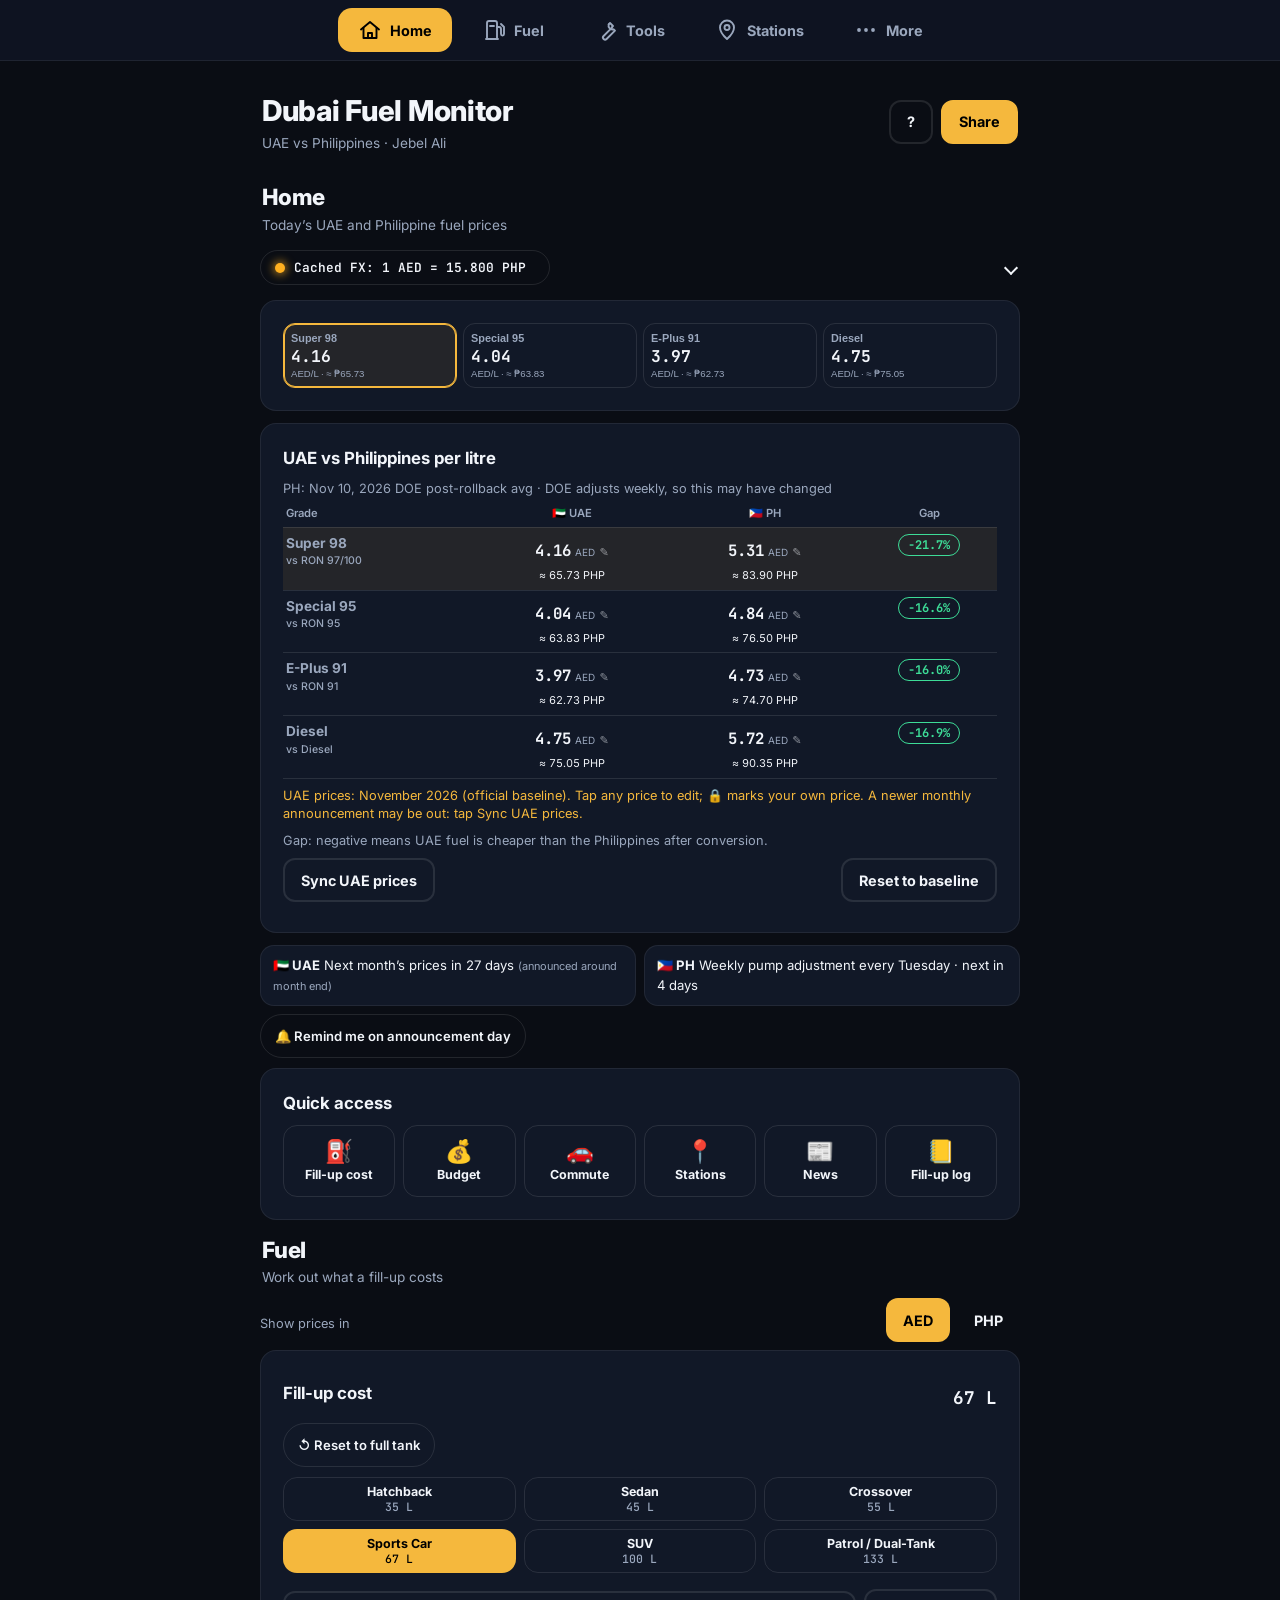
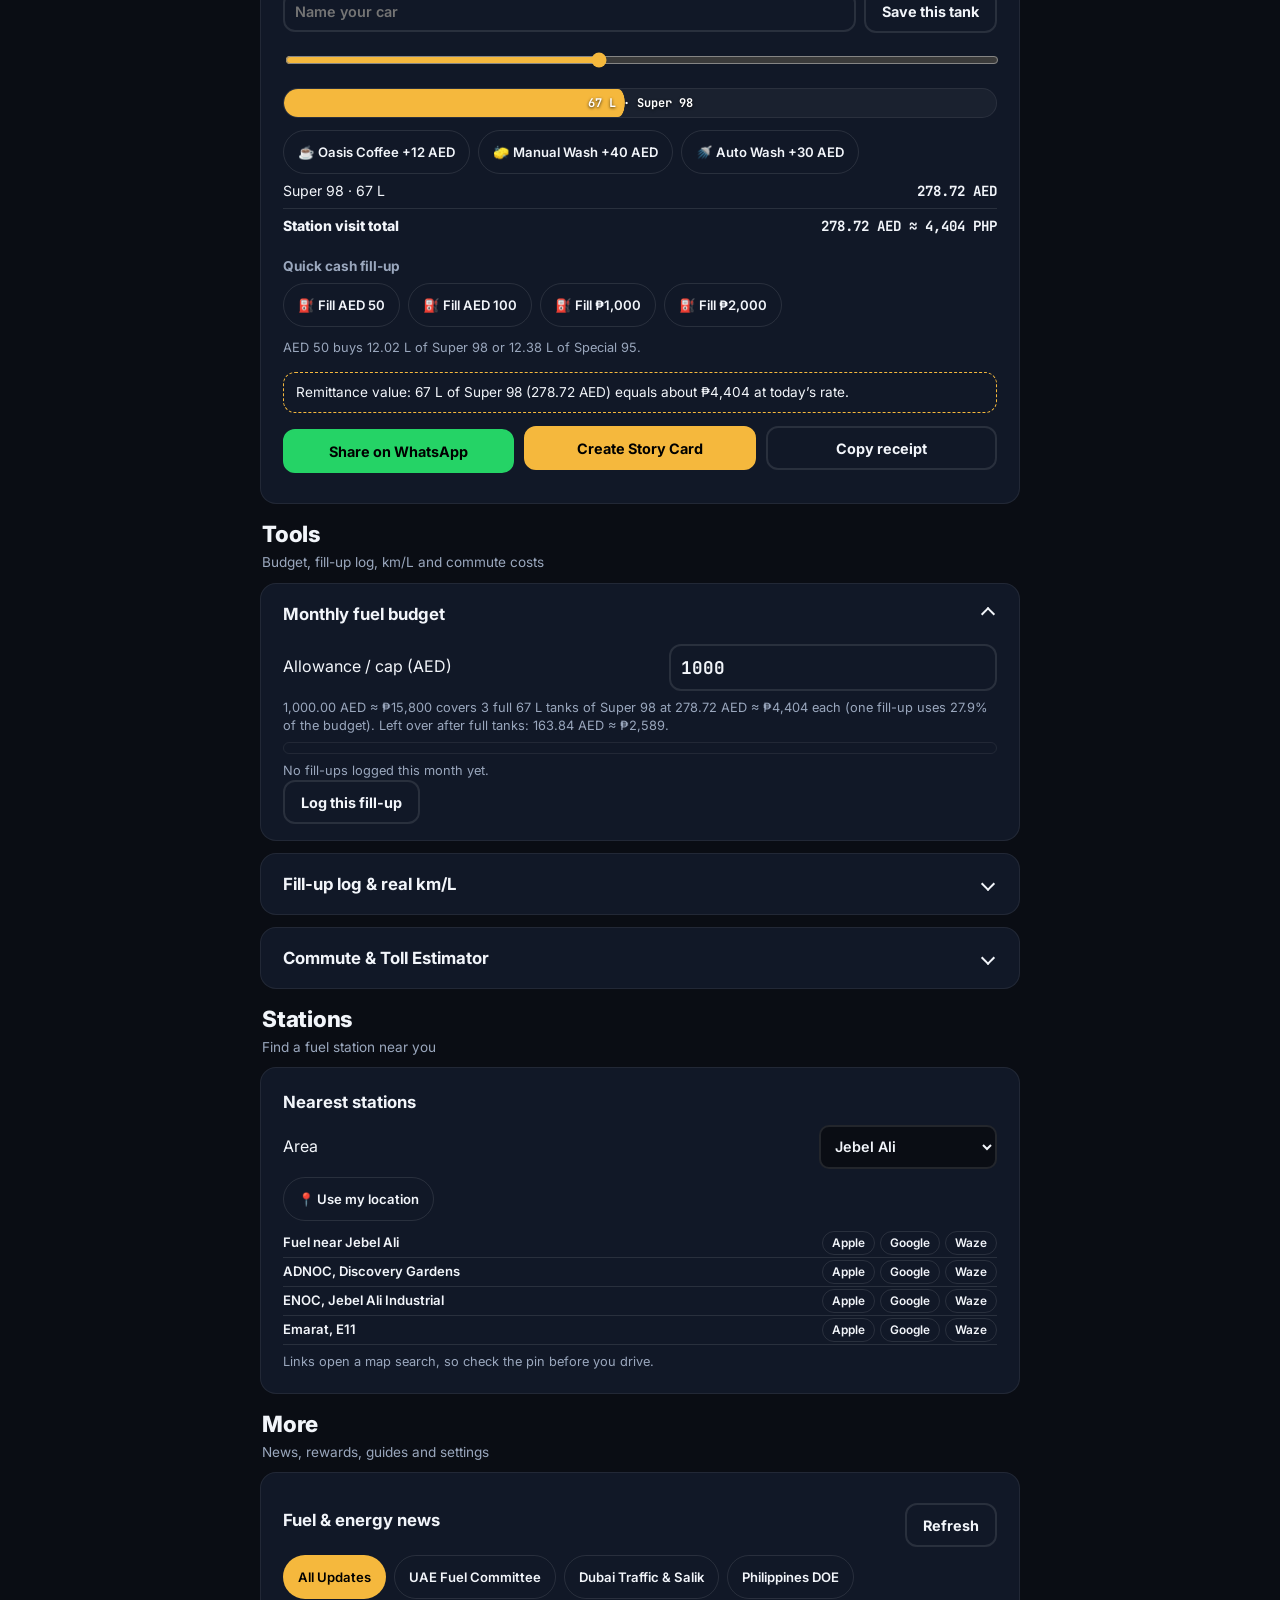
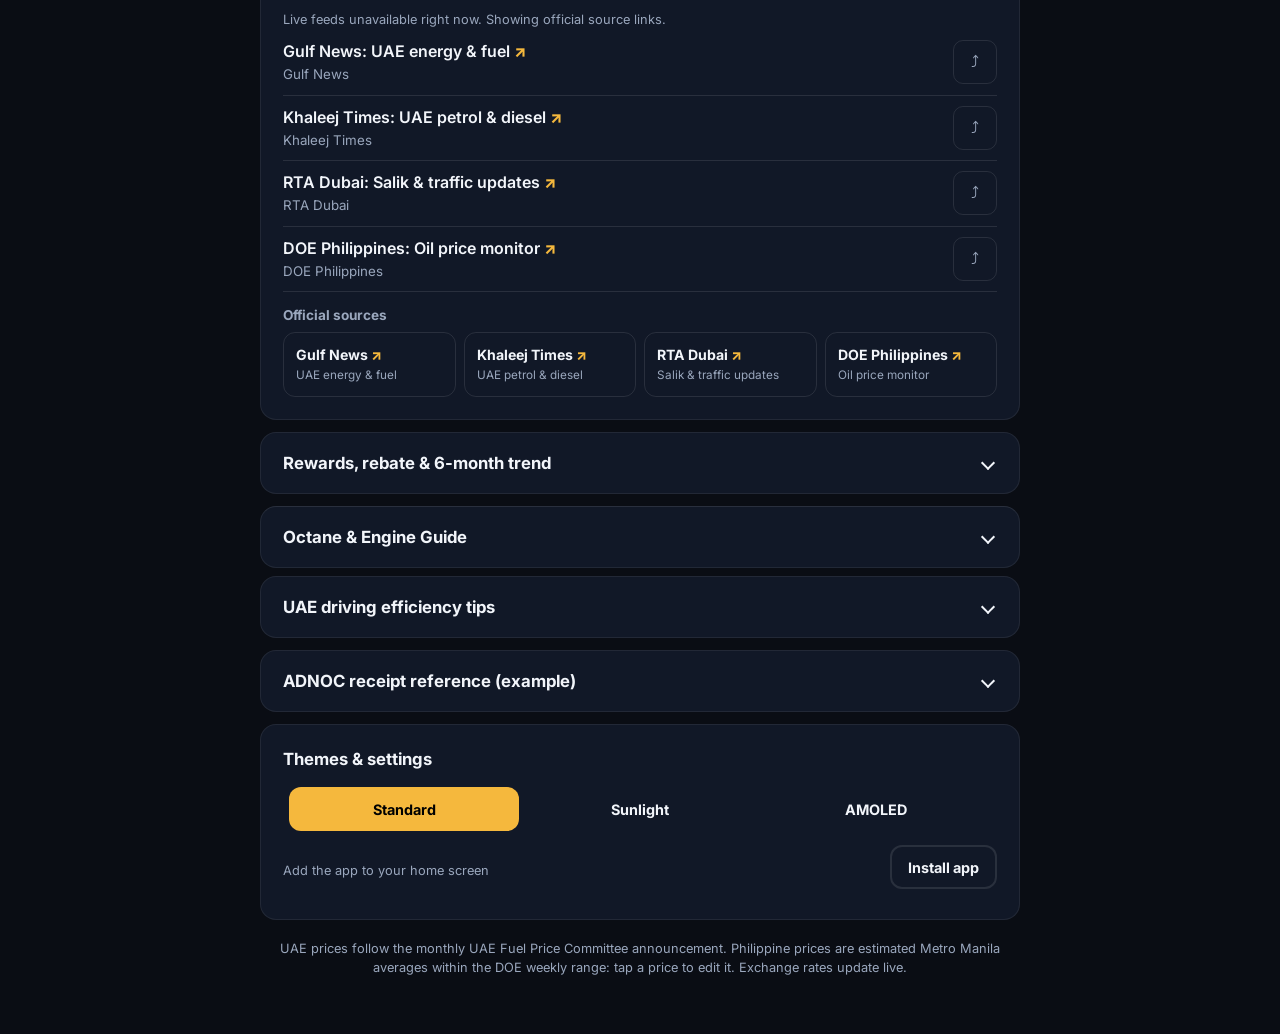
<file: index.html>
<!DOCTYPE html>
<html lang="en">
<head>
<meta charset="utf-8">
<meta name="viewport" content="width=device-width, initial-scale=1.0, maximum-scale=1.0, user-scalable=no, viewport-fit=cover">
<title>Dubai Fuel Monitor – UAE vs Philippines Fuel Prices | Jebel Ali</title>
<meta name="description" content="Daily UAE vs Philippines fuel price comparison, AED to PHP converter and fuel news for Jebel Ali, Discovery Gardens and Sheikh Zayed Road.">
<link rel="canonical" href="https://esp046-cyber.github.io/uaegasoline/">
<meta property="og:type" content="website">
<meta property="og:title" content="Dubai Fuel Monitor – UAE vs PH Prices">
<meta property="og:description" content="Live AED↔PHP fuel comparison and daily fuel news for Dubai.">
<meta property="og:url" content="https://esp046-cyber.github.io/uaegasoline/">
<meta property="og:image" content="https://esp046-cyber.github.io/uaegasoline/og-image.png">
<meta name="twitter:card" content="summary_large_image">
<meta name="twitter:title" content="Dubai Fuel Monitor – UAE vs PH Prices">
<meta name="twitter:image" content="https://esp046-cyber.github.io/uaegasoline/og-image.png">
<meta name="theme-color" content="#0a0d14">
<meta name="apple-mobile-web-app-capable" content="yes">
<meta name="mobile-web-app-capable" content="yes">
<meta name="apple-mobile-web-app-status-bar-style" content="black-translucent">
<meta name="apple-mobile-web-app-title" content="DubaiFuel">
<link rel="manifest" href="./manifest.webmanifest">
<link rel="apple-touch-icon" href="./apple-touch-icon.png">
<link rel="icon" type="image/svg+xml" href="./favicon.svg">
<link rel="icon" type="image/png" sizes="32x32" href="./icons/favicon-32x32.png">
<link rel="icon" type="image/png" sizes="16x16" href="./icons/favicon-16x16.png">
<link rel="preconnect" href="https://fonts.googleapis.com">
<link rel="preconnect" href="https://fonts.gstatic.com" crossorigin>
<link href="https://fonts.googleapis.com/css2?family=Inter:wght@400;600;800&family=JetBrains+Mono:wght@500;700&display=swap" rel="stylesheet">
<link rel="stylesheet" href="./css/styles.css">
</head>
<body>
<div id="ptr" class="ptr" aria-hidden="true"><svg viewBox="0 0 24 24" width="22" height="22" fill="currentColor"><path d="M12 2.5c3.2 4.3 6 7.4 6 11a6 6 0 0 1-12 0c0-3.6 2.8-6.7 6-11z"/></svg></div>
<header class="top">
  <div><h1>Dubai Fuel Monitor</h1><p class="sub">UAE vs Philippines · Jebel Ali</p></div>
  <div class="hbtns">
    <button id="helpBtn" class="btn ghost" aria-label="How to install on iPhone">?</button>
    <button id="shareBtn" class="btn" aria-label="Share fuel prices">Share</button>
  </div>
</header>
<div id="installBar" class="install" hidden>
  <span>Install Dubai Fuel on your device</span>
  <button id="installBtn" class="btn">Install</button>
  <button id="installClose" class="btn ghost" aria-label="Dismiss install banner">✕</button>
</div>
<div id="iosBanner" class="install" hidden>
  <span>Tap <b>Share</b>, then <b>Add to Home Screen</b> for full-screen mode.</span>
  <button id="iosBannerHow" class="btn">How</button>
  <button id="iosBannerClose" class="btn ghost" aria-label="Dismiss home screen tip">✕</button>
</div>
<div id="miniBar" class="minibar" hidden aria-live="polite"></div>
<main id="main">
  <a class="skip" href="#home">Skip to content</a>
  <div class="sec" id="home" role="region" aria-labelledby="h-home">
  <div class="sec-top"><h2 class="sec-h" id="h-home">Home</h2><p class="sec-sub">Today’s UAE and Philippine fuel prices</p></div>
  <div class="fxbar acc" id="fxAcc">
    <button class="acc-h fxh" aria-expanded="false" aria-controls="fxB" aria-label="Exchange rate and currency converter">
      <span id="fxPill" class="fx loading" role="status" aria-live="polite"><span class="dot" aria-hidden="true"></span><span id="fxText">Checking FX…</span><span id="fxAge" class="fxage"></span></span><span class="chev" aria-hidden="true"></span></button>
    <div class="acc-b" id="fxB"><div class="acc-in"><div class="fxconv">
      <input id="amt" type="number" inputmode="decimal" step="any" min="0" value="100" aria-label="Amount to convert">
      <button id="dirBtn" class="btn">AED → PHP</button>
      <span class="mono big" id="convOut">—</span>
      <span id="rateTxt" hidden></span>
    </div></div></div>
  </div>

  <section class="card" aria-label="Live UAE fuel prices">
    <div class="strip4" id="strip" role="group" aria-label="Choose fuel grade"></div>
  </section>

  <section class="card" id="matrixSec">
    <h2>UAE vs Philippines per litre</h2>
    <p class="note" id="phNote"></p>
    <div class="mwrap"><table class="tbl mtbl" id="matrix"></table></div>
    <p class="note" id="priceStatus"></p>
    <p class="note" id="matrixNote"></p>
    <div class="row"><button id="syncPrices" class="btn ghost">Sync UAE prices</button><button id="resetPrices" class="btn ghost">Reset to baseline</button></div>
  </section>

  <section class="trackers" aria-label="Price announcement trackers"><div class="trk" id="trkUae"></div><div class="trk" id="trkPh"></div></section>
  <div class="row" style="margin:-4px 0 10px"><button id="icsBtn" class="chip">🔔 Remind me on announcement day</button></div>

  <section class="card quick" aria-label="Quick access"><h2>Quick access</h2>
    <div class="qgrid">
      <button class="qa" data-go="calc"><span class="qi" aria-hidden="true">⛽</span>Fill-up cost</button>
      <button class="qa" data-go="budgetAcc"><span class="qi" aria-hidden="true">💰</span>Budget</button>
      <button class="qa" data-go="commute"><span class="qi" aria-hidden="true">🚗</span>Commute</button>
      <button class="qa" data-go="stationsCard"><span class="qi" aria-hidden="true">📍</span>Stations</button>
      <button class="qa" data-go="newsCard"><span class="qi" aria-hidden="true">📰</span>News</button>
      <button class="qa" data-go="logAcc"><span class="qi" aria-hidden="true">📒</span>Fill-up log</button>
    </div></section>
  </div>
  <div class="sec" id="fuel" role="region" aria-labelledby="h-fuel">
  <div class="sec-top"><h2 class="sec-h" id="h-fuel">Fuel</h2><p class="sec-sub">Work out what a fill-up costs</p></div>
  <div class="row primrow"><span class="note">Show prices in</span><div class="duo" role="group" aria-label="Primary display currency"><button class="seg on" data-prim="AED">AED</button><button class="seg" data-prim="PHP">PHP</button></div></div>
  <section class="card" id="calc">
    <div class="row"><h2>Fill-up cost</h2><span class="mono big"><output id="volOut">67</output> L</span></div>
    <button id="cashReset" class="chip" hidden>↺ Reset to full tank</button>
    <div class="vpresets glide" id="vpresets" role="group" aria-label="Vehicle presets"><span class="glide-ind" aria-hidden="true"></span>
      <button class="vp" data-v="35"><b>Hatchback</b><span>35 L</span></button>
      <button class="vp" data-v="45"><b>Sedan</b><span>45 L</span></button>
      <button class="vp" data-v="55"><b>Crossover</b><span>55 L</span></button>
      <button class="vp" data-v="67"><b>Sports Car</b><span>67 L</span></button>
      <button class="vp" data-v="100"><b>SUV</b><span>100 L</span></button>
      <button class="vp" data-v="133"><b>Patrol / Dual-Tank</b><span>133 L</span></button>
    </div>
    <div class="row prof"><input id="carName" type="text" maxlength="20" placeholder="Name your car" aria-label="Car name"><button id="carSave" class="btn ghost">Save this tank</button></div>
    <div id="carChip" class="pillrow"></div>
    <input id="vol" type="range" min="10" max="140" value="67" aria-label="Tank volume in litres">
    <div class="tank" aria-hidden="true"><div class="tank-fill" id="tankFill"></div><span class="tank-lbl" id="tankLbl"></span></div>
    <div class="pillrow" id="addons">
      <button class="chip ad" data-k="coffee" aria-pressed="false"><span class="ic" aria-hidden="true">☕</span> Oasis Coffee +12 AED</button>
      <button class="chip ad" data-k="manual" aria-pressed="false"><span class="ic" aria-hidden="true">🧽</span> Manual Wash +40 AED</button>
      <button class="chip ad" data-k="auto" aria-pressed="false"><span class="ic" aria-hidden="true">🚿</span> Auto Wash +30 AED</button>
    </div>
    <div class="stop" id="stopOut"></div>
    <h3 class="sub2">Quick cash fill-up</h3>
    <div class="pillrow" id="qbPills">
      <button class="chip qb" data-cur="AED" data-amt="50"><i class="ic" aria-hidden="true">⛽</i> Fill AED 50</button>
      <button class="chip qb" data-cur="AED" data-amt="100"><i class="ic" aria-hidden="true">⛽</i> Fill AED 100</button>
      <button class="chip qb" data-cur="PHP" data-amt="1000"><i class="ic" aria-hidden="true">⛽</i> Fill ₱1,000</button>
      <button class="chip qb" data-cur="PHP" data-amt="2000"><i class="ic" aria-hidden="true">⛽</i> Fill ₱2,000</button>
    </div>
    <p class="note" id="qbOut"></p>
    <p class="remit" id="remit"></p>
    <div class="row wrap3"><button id="waBtn" class="btn wa">Share on WhatsApp</button><button id="storyBtn" class="btn">Create Story Card</button><button id="copyBtn" class="btn ghost">Copy receipt</button></div>
  </section>

  </div>
  <div class="sec" id="tools" role="region" aria-labelledby="h-tools">
  <div class="sec-top"><h2 class="sec-h" id="h-tools">Tools</h2><p class="sec-sub">Budget, fill-up log, km/L and commute costs</p></div>
  <section class="card acc open" id="budgetAcc"><button class="acc-h" aria-expanded="true" aria-controls="budgetB">Monthly fuel budget<span class="chev" aria-hidden="true"></span></button><div class="acc-b" id="budgetB"><div class="acc-in">
    <div class="row"><label for="budget">Allowance / cap (AED)</label>
      <input id="budget" type="number" inputmode="decimal" step="any" min="0" value="1000" aria-label="Monthly fuel budget in AED"></div>
    <p class="note" id="budgetOut"></p>
    <div class="bbar" id="bbar" aria-hidden="true"><i id="bfill"></i></div><p class="note" id="bnote"></p>
    <button id="logFill" class="btn ghost">Log this fill-up</button>
  </div></div></section>

  <section class="card acc" id="logAcc"><button class="acc-h" aria-expanded="false" aria-controls="logB">Fill-up log &amp; real km/L<span class="chev" aria-hidden="true"></span></button><div class="acc-b" id="logB"><div class="acc-in">
    <div class="fxconv"><input id="logOdo" type="number" inputmode="decimal" step="any" min="0" placeholder="Odometer km" aria-label="Odometer in kilometres">
      <input id="logL" type="number" inputmode="decimal" step="any" min="0" placeholder="Litres" aria-label="Litres filled">
      <input id="logAed" type="number" inputmode="decimal" step="any" min="0" placeholder="AED paid" aria-label="AED paid"></div>
    <div class="row"><button id="logSave" class="btn">Save fill-up</button><button id="logClear" class="btn ghost">Clear log</button></div>
    <p class="note" id="logSummary"></p><div id="logList" class="stop"></div>
    <p class="note">Saved on this device only. km/L assumes each fill is to full.</p>
  </div></div></section>

  <section class="card acc" id="commute"><button class="acc-h" aria-expanded="false" aria-controls="commuteB">Commute &amp; Toll Estimator<span class="chev" aria-hidden="true"></span></button><div class="acc-b" id="commuteB"><div class="acc-in">
    <div class="row"><label for="route">Route</label>
      <select id="route"><option value="65">Discovery Gardens → Downtown Dubai (65 km round trip)</option>
        <option value="240">Jebel Ali → Abu Dhabi Corniche (240 km round trip)</option>
        <option value="85">Dubai Marina → Sharjah (85 km round trip)</option>
        <option value="50">Jebel Ali ↔ Dubai Marina (~50 km round trip, approx.)</option>
        <option value="70">Jebel Ali ↔ Downtown (~70 km round trip, approx.)</option>
        <option value="100">Jebel Ali ↔ Deira (~100 km round trip, approx.)</option>
        <option value="custom">Custom distance</option></select></div>
    <div class="row" id="customKmWrap" hidden><label for="customKm">Round trip (km)</label>
      <input id="customKm" type="number" inputmode="decimal" step="any" min="0" value="50" aria-label="Custom round trip distance in kilometres"></div>
    <div class="row"><label for="eff">Fuel economy</label>
      <select id="eff"><option value="8">8 km/L (SUV)</option><option value="12" selected>12 km/L (Sedan)</option><option value="16">16 km/L (Hybrid)</option></select></div>
    <div class="row"><label for="gates">Salik gates</label>
      <select id="gates"><option>0</option><option>1</option><option>2</option><option>3</option><option>4</option><option>5</option><option>6</option><option>7</option><option>8</option></select>
      <div class="duo" role="group" aria-label="Salik rate"><button class="chip sk on" data-rate="4">AED 4 off-peak</button><button class="chip sk" data-rate="6">AED 6 peak</button><button class="chip sk" data-rate="0">AED 0 late night</button></div></div>
    <div class="row"><span>Carpool split</span>
      <div class="pillrow" role="group" aria-label="Carpool split">
        <button class="chip cp on" data-n="1">Solo</button><button class="chip cp" data-n="2">÷ 2</button><button class="chip cp" data-n="3">÷ 3</button><button class="chip cp" data-n="4">÷ 4</button></div></div>
    <div id="commuteOut" class="stop"></div>
    <p class="note">Salik rates are as entered here; confirm current tariffs with RTA.</p>
  </div></div></section>

  </div>
  <div class="sec" id="stations" role="region" aria-labelledby="h-stations">
  <div class="sec-top"><h2 class="sec-h" id="h-stations">Stations</h2><p class="sec-sub">Find a fuel station near you</p></div>
  <section class="card" id="stationsCard">
    <h2>Nearest stations</h2>
    <div class="row"><label for="area">Area</label>
      <select id="area"><option>Jebel Ali</option><option>Discovery Gardens</option><option>Al Furjan</option><option>Sheikh Zayed Road</option></select></div>
    <div class="row"><button id="geoBtn" class="chip">📍 Use my location</button><span class="note" id="geoNote"></span></div>
    <div id="stationsOut" class="stns"></div>
    <p class="note">Links open a map search, so check the pin before you drive.</p>
  </section>

  </div>
  <div class="sec" id="more" role="region" aria-labelledby="h-more">
  <div class="sec-top"><h2 class="sec-h" id="h-more">More</h2><p class="sec-sub">News, rewards, guides and settings</p></div>
  <section class="card" id="newsCard">
    <div class="row"><h2>Fuel &amp; energy news</h2><button id="refreshNews" class="btn ghost">Refresh</button></div>
    <div class="pillrow glide" id="newsFilters" role="group" aria-label="News category"><span class="glide-ind" aria-hidden="true"></span>
      <button class="chip nf on" data-cat="all">All Updates</button><button class="chip nf" data-cat="uae">UAE Fuel Committee</button>
      <button class="chip nf" data-cat="traffic">Dubai Traffic &amp; Salik</button><button class="chip nf" data-cat="ph">Philippines DOE</button></div>
    <p class="note" id="newsStatus"></p>
    <ul id="news" class="news"></ul>
    <h3 class="sub2">Official sources</h3>
    <div id="fallbackCards" class="fallback"></div>
  </section>

  <section class="card acc" id="rewardsAcc"><button class="acc-h" aria-expanded="false" aria-controls="rewardsB">Rewards, rebate &amp; 6-month trend<span class="chev" aria-hidden="true"></span></button>
    <div class="acc-b" id="rewardsB"><div class="acc-in">
      <div class="strip" aria-label="Loyalty and cashback">
        <div><span class="lbl" id="rwLbl">ADNOC Rewards</span><b class="mono" id="pts">—</b><small>points, scaled from the 1,743-point reference receipt</small></div>
        <div><label class="lbl" for="cbSel">Card fuel rebate</label><select id="cbSel"><option value="0">0%</option><option value="2">2%</option><option value="5">5%</option><option value="7.5">7.5%</option><option value="10">10%</option><option value="custom">Custom…</option></select><input id="cbCustom" type="number" inputmode="decimal" step="any" min="0" max="100" placeholder="% rebate" aria-label="Custom rebate percent" hidden><small>Check your card’s own terms for the real rate.</small></div>
        <div><span class="lbl">Net price</span><b class="mono" id="netAed">—</b><small id="netPhp"></small></div>
      </div>
      <h3 class="sub2">Super 98 &amp; Special 95: Jun–Nov 2026 (AED/L)</h3>
      <div id="spark" class="spark"></div><p class="note" id="sparkNote"></p>
    </div></div></section>

    <section class="card acc" id="octane"><button class="acc-h" aria-expanded="false" aria-controls="octaneB">Octane &amp; Engine Guide<span class="chev" aria-hidden="true"></span></button><div class="acc-b" id="octaneB"><div class="acc-in"><ul>
      <li><b>Super 98</b> (closest PH match: RON 97/100): high-compression, turbocharged and performance engines, or any car whose manual asks for 98.</li>
      <li><b>Special 95</b> (PH: RON 95): the standard choice for most sedans, crossovers and SUVs.</li>
      <li><b>E-Plus 91</b> (PH: RON 91): fleet and commercial vehicles, or cars whose manual explicitly allows 91.</li>
      <li>In UAE desert heat and heavy loads, a grade below your manual's requirement can cause knocking. Always follow the owner's manual.</li></ul></div></div></section>
  <section class="card acc" id="tipBanner"><button class="acc-h" aria-expanded="false" aria-controls="tipB">UAE driving efficiency tips<span class="chev" aria-hidden="true"></span></button><div class="acc-b" id="tipB"><div class="acc-in"><p class="note" id="tipText"></p></div></div></section>
  <section class="card acc" id="receiptAcc"><button class="acc-h" aria-expanded="false" aria-controls="receiptB">ADNOC receipt reference (example)<span class="chev" aria-hidden="true"></span></button><div class="acc-b" id="receiptB"><div class="acc-in">
    <p class="note">A fixed example: Super 98, 67 L. It does not change with the calculator above.</p>
    <table class="tbl">
      <tr><td>Unit price</td><td class="mono">4.16 AED/L</td></tr><tr><td>Fill-up</td><td class="mono">67.00 L</td></tr>
      <tr><td>Net</td><td class="mono">265.45 AED</td></tr><tr><td>VAT 5%</td><td class="mono">13.27 AED</td></tr>
      <tr class="tot"><td>Total (earns ADNOC Rewards)</td><td class="mono">278.72 AED</td></tr>
    </table><p class="note" id="receiptPhp"></p></div></div></section>

  <section class="card" id="settingsCard"><h2>Themes &amp; settings</h2>
    <div class="modes" role="group" aria-label="Display mode"><button data-mode="standard" class="seg on">Standard</button>
    <button data-mode="sunlight" class="seg">Sunlight</button>
    <button data-mode="battery" class="seg">AMOLED</button></div>
    <div class="row"><span class="note">Add the app to your home screen</span><button id="installHow" class="btn ghost">Install app</button></div>
  </section>
  <p class="note foot">UAE prices follow the monthly UAE Fuel Price Committee announcement. Philippine prices are estimated Metro Manila averages within the DOE weekly range: tap a price to edit it. Exchange rates update live.</p>
  </div>
</main>

<div id="iosModal" class="modal" hidden role="dialog" aria-modal="true" aria-labelledby="iosTitle">
  <div class="sheet"><div class="grab" aria-hidden="true"></div>
    <h2 id="iosTitle">Install on iPhone</h2>
    <ol class="steps">
      <li><svg viewBox="0 0 24 24" width="28" height="28" fill="none" stroke="currentColor" stroke-width="1.8" stroke-linecap="round" stroke-linejoin="round" aria-hidden="true"><path d="M12 3v12M8 7l4-4 4 4"/><path d="M6 11H5a1 1 0 0 0-1 1v8a1 1 0 0 0 1 1h14a1 1 0 0 0 1-1v-8a1 1 0 0 0-1-1h-1"/></svg><span><b>1.</b> Tap the Safari Share icon.</span></li>
      <li><svg viewBox="0 0 24 24" width="28" height="28" fill="none" stroke="currentColor" stroke-width="1.8" stroke-linecap="round" stroke-linejoin="round" aria-hidden="true"><rect x="4" y="4" width="16" height="16" rx="3"/><path d="M12 8v8M8 12h8"/></svg><span><b>2.</b> Scroll down and select “Add to Home Screen”.</span></li>
      <li><svg viewBox="0 0 24 24" width="28" height="28" fill="none" stroke="currentColor" stroke-width="1.8" stroke-linecap="round" stroke-linejoin="round" aria-hidden="true"><rect x="7" y="2" width="10" height="20" rx="2.5"/><path d="M11 18.5h2"/></svg><span><b>3.</b> Launch it full-screen from your iPhone home screen.</span></li>
    </ol>
    <button id="iosGot" class="btn" style="width:100%">Got it</button>
    <button id="iosHide" class="btn ghost" style="width:100%;margin-top:8px">Don’t show again</button>
  </div>
</div>
<div id="storyModal" class="modal" hidden role="dialog" aria-modal="true" aria-label="Story card preview">
  <div class="sheet storysheet"><div class="grab" aria-hidden="true"></div>
    <div class="pillrow" id="themePills" role="group" aria-label="Story card theme"><button class="chip th on" data-t="obsidian">Obsidian</button><button class="chip th" data-t="adnoc">ADNOC Blue/Gold</button><button class="chip th" data-t="ofw">Remittance</button></div>
    <div class="sheenwrap" id="sheenWrap"><img id="storyImg" class="storyimg" alt="Story card preview"><div id="confetti" class="confetti" aria-hidden="true"></div></div>
    <div class="row"><button id="storyDl" class="btn" style="flex:1">Download</button><button id="storyShare" class="btn wa" style="flex:1">Share Story Card</button></div>
    <button id="storyClose" class="btn ghost" style="width:100%">Close</button>
  </div>
</div>
<button id="updatePill" class="update-pill" hidden></button>
<nav id="bottomNav" class="bnav" aria-label="Main navigation">
  <a href="#home" data-nav="home"><svg viewBox="0 0 24 24" fill="none" stroke="currentColor" stroke-width="1.9" stroke-linecap="round" stroke-linejoin="round" aria-hidden="true"><path d="M3 11.5 12 4l9 7.5"/><path d="M5.5 10v10h13V10"/><path d="M10 20v-5h4v5"/></svg><span>Home</span></a>
  <a href="#fuel" data-nav="fuel"><svg viewBox="0 0 24 24" fill="none" stroke="currentColor" stroke-width="1.9" stroke-linecap="round" stroke-linejoin="round" aria-hidden="true"><path d="M5 21V5a2 2 0 0 1 2-2h6a2 2 0 0 1 2 2v16"/><path d="M4 21h12"/><path d="M8 8h4"/><path d="M15 9h2a2 2 0 0 1 2 2v5a1.5 1.5 0 0 0 3 0V9l-3-3"/></svg><span>Fuel</span></a>
  <a href="#tools" data-nav="tools"><svg viewBox="0 0 24 24" fill="none" stroke="currentColor" stroke-width="1.9" stroke-linecap="round" stroke-linejoin="round" aria-hidden="true"><path d="M14.7 6.3a4 4 0 0 0 5 5L21 12.6 12.6 21a2.1 2.1 0 0 1-3-3L18 9.6"/><path d="M14.7 6.3 16 5l3 3-1.3 1.3"/></svg><span>Tools</span></a>
  <a href="#stations" data-nav="stations"><svg viewBox="0 0 24 24" fill="none" stroke="currentColor" stroke-width="1.9" stroke-linecap="round" stroke-linejoin="round" aria-hidden="true"><path d="M12 21s7-6.2 7-11.5a7 7 0 0 0-14 0C5 14.8 12 21 12 21z"/><circle cx="12" cy="9.5" r="2.5"/></svg><span>Stations</span></a>
  <a href="#more" data-nav="more"><svg viewBox="0 0 24 24" fill="currentColor" aria-hidden="true"><circle cx="5" cy="12" r="1.9"/><circle cx="12" cy="12" r="1.9"/><circle cx="19" cy="12" r="1.9"/></svg><span>More</span></a>
</nav>
<button id="toTop" class="totop" hidden aria-label="Back to top">↑</button>
<div id="toast" class="toast" role="status" aria-live="polite"></div>
<script src="./js/news-fetcher.js"></script>
<script src="./js/app.js"></script>
</body>
</html>
</file>
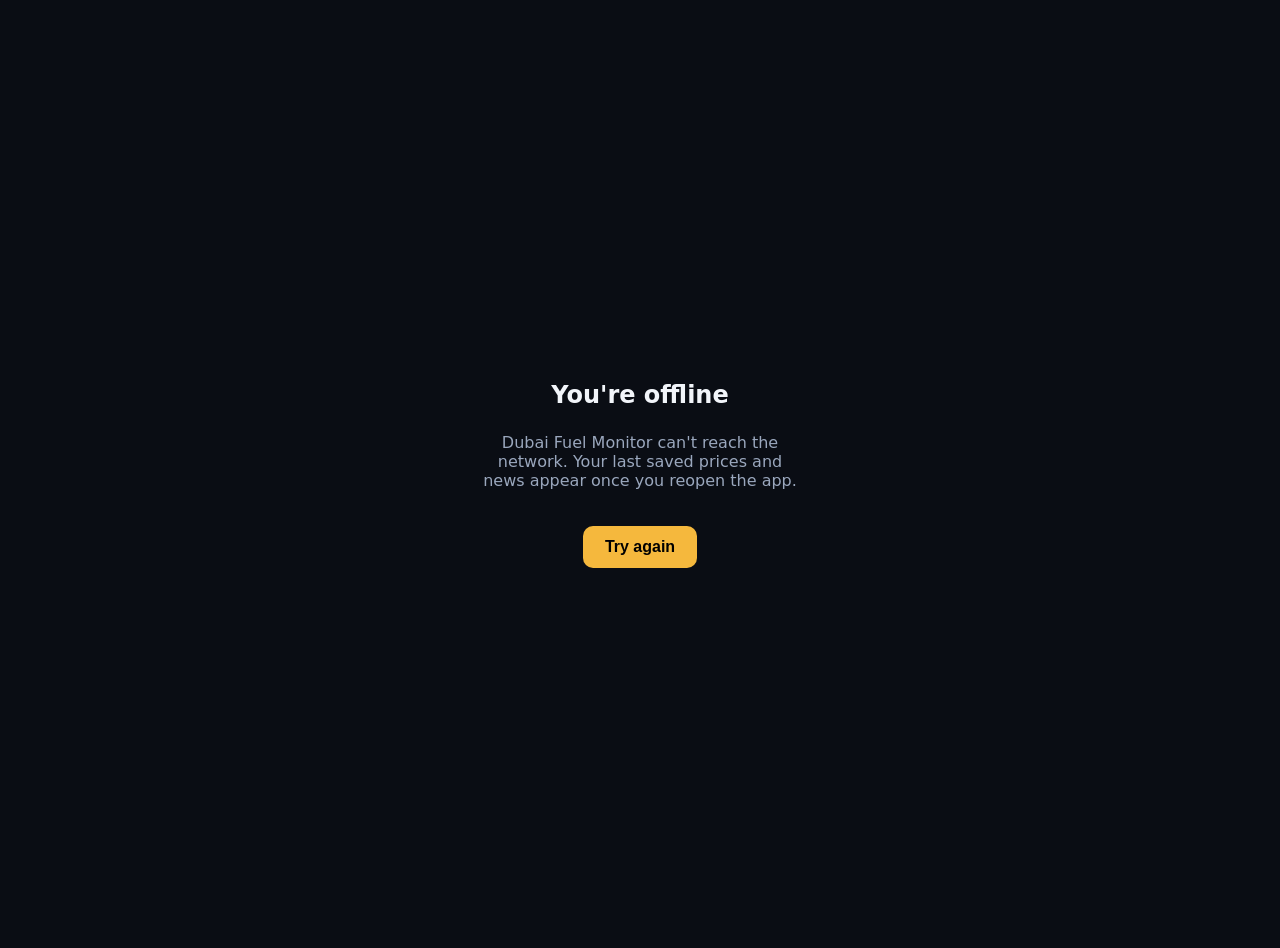
<file: offline.html>
<!DOCTYPE html>
<html lang="en"><head><meta charset="utf-8">
<meta name="viewport" content="width=device-width, initial-scale=1, viewport-fit=cover">
<title>Offline – Dubai Fuel Monitor</title>
<style>
html,body{height:100%;margin:0;background:#0a0d14;color:#f2f5fa;font-family:system-ui,-apple-system,sans-serif}
main{min-height:100%;display:flex;flex-direction:column;align-items:center;justify-content:center;text-align:center;padding:24px}
h1{font-size:1.5rem;margin:0 0 8px}p{color:#9aa7bd;max-width:32ch}
button{margin-top:20px;padding:12px 22px;border:0;border-radius:10px;background:#f5b83d;color:#000;font-weight:700;font-size:1rem}
</style></head>
<body><main>
<h1>You're offline</h1>
<p>Dubai Fuel Monitor can't reach the network. Your last saved prices and news appear once you reopen the app.</p>
<button onclick="location.href='./index.html'">Try again</button>
</main></body></html>
</file>
<file: css/styles.css>
:root{
  --bg:#0a0d14;--card:rgba(24,30,44,.72);--line:rgba(255,255,255,.1);--text:#f2f5fa;--muted:#9aa7bd;
  --accent:#f5b83d;--accent-text:#000;--good:#3ddc97;--bad:#ff6b6b;--blur:blur(14px);--radius:16px;
  --sat:env(safe-area-inset-top,0px);--sab:env(safe-area-inset-bottom,0px);
}
body.sunlight-mode{
  --bg:#fff;--card:#fff;--line:#000;--text:#000;--muted:#000;--accent:#000;--accent-text:#fff;--good:#000;--bad:#000;--blur:none;
}
body.battery-save{
  --bg:#000;--card:#000;--line:#26323a;--text:#d7e4ea;--muted:#7f929c;--accent:#4fd1c5;--accent-text:#000;--good:#5fe3a1;--bad:#ff8a8a;--blur:none;
}
*{box-sizing:border-box;-webkit-tap-highlight-color:transparent}
html{-webkit-text-size-adjust:100%}
body{margin:0;background:var(--bg);color:var(--text);font:400 16px/1.45 Inter,system-ui,-apple-system,sans-serif;
  padding:calc(var(--sat) + 12px) 14px calc(var(--sab) + 28px);min-height:100vh;
  background-image:radial-gradient(900px 500px at 80% -10%,rgba(245,184,61,.12),transparent 60%)}
body.sunlight-mode,body.battery-save{background-image:none}
body.sunlight-mode{font-weight:600}
body.sunlight-mode h1,body.sunlight-mode h2{font-weight:800}
body.sunlight-mode .card{border:2px solid #000;box-shadow:none}
body.battery-save *,body.battery-save *::before{animation:none!important;transition:none!important}
main,.top,.install{max-width:760px;margin:0 auto}
.top{display:flex;justify-content:space-between;align-items:center;padding:6px 2px 14px}
h1{font-size:1.45rem;margin:0;font-weight:800;letter-spacing:-.01em}
h2{font-size:1.05rem;margin:0 0 10px;font-weight:700}
.sub{margin:2px 0 0;color:var(--muted);font-size:.85rem}
.card{background:var(--card);border:1px solid var(--line);border-radius:var(--radius);padding:16px;margin-bottom:12px;
  -webkit-backdrop-filter:var(--blur);backdrop-filter:var(--blur)}
.row{display:flex;justify-content:space-between;align-items:center;gap:10px;margin:8px 0}
.mono{font-family:'JetBrains Mono',ui-monospace,Menlo,monospace;font-weight:700}
.big{font-size:1.1rem}
.note{color:var(--muted);font-size:.8rem;margin:8px 0 0}
.foot{text-align:center;padding:8px 12px}
.btn{appearance:none;border:2px solid var(--accent);background:var(--accent);color:var(--accent-text);font:700 .9rem Inter,sans-serif;
  padding:10px 16px;border-radius:12px;cursor:pointer;text-decoration:none;display:inline-block;min-height:44px}
.btn.ghost{background:transparent;color:var(--text);border-color:var(--line)}
body.sunlight-mode .btn.ghost{border-color:#000}
.btn:focus-visible,input:focus-visible{outline:3px solid var(--accent);outline-offset:2px}
body.sunlight-mode .btn:focus-visible,body.sunlight-mode input:focus-visible{outline-color:#000}
.modes{display:flex;gap:6px;padding:6px}
.seg{flex:1;min-height:44px;border:2px solid transparent;background:transparent;color:var(--text);font:700 .9rem Inter,sans-serif;border-radius:12px;cursor:pointer}
.seg.on{background:var(--accent);color:var(--accent-text)}
input[type=number]{width:46%;font:700 1.1rem 'JetBrains Mono',monospace;padding:10px;border-radius:12px;border:2px solid var(--line);background:transparent;color:var(--text)}
input[type=range]{width:100%;accent-color:var(--accent);height:34px}
.tbl{width:100%;border-collapse:collapse;font-size:.9rem}
.tbl td,.tbl th{padding:9px 6px;border-bottom:1px solid var(--line);text-align:right;white-space:nowrap}
.tbl td:first-child,.tbl th:first-child{text-align:left;white-space:normal}
.tbl th{color:var(--muted);font-weight:600;font-size:.75rem}
body.sunlight-mode .tbl th{color:#000}
.tbl .tot td{font-weight:800;border-bottom:0}
.scroll{overflow-x:auto}
.matrix td.price{cursor:pointer;text-decoration:underline dotted}
.pill{display:inline-block;padding:2px 9px;border-radius:99px;font:700 .75rem 'JetBrains Mono',monospace;border:1.5px solid currentColor}
.pill.good{color:var(--good)}.pill.bad{color:var(--bad)}
.areas{padding-left:18px;margin:0 0 12px;font-size:.9rem}.areas li{margin-bottom:8px}
.news{list-style:none;padding:0;margin:0}
.news li{padding:10px 0;border-bottom:1px solid var(--line)}
.news a{color:var(--text);font-weight:600;text-decoration:none}
.news small{display:block;color:var(--muted);margin-top:2px}
.news .sh{margin-top:6px;font-size:.75rem;padding:6px 12px;min-height:32px}
.install{display:flex;align-items:center;gap:8px;background:var(--card);border:1px solid var(--accent);border-radius:14px;padding:10px 12px;margin-bottom:12px}
.install span{flex:1;font-size:.88rem}
.modal{position:fixed;inset:0;background:rgba(0,0,0,.65);display:flex;align-items:flex-end;justify-content:center;z-index:50}
.modal[hidden],.install[hidden]{display:none}
.sheet{background:var(--bg);color:var(--text);border:2px solid var(--line);border-radius:20px 20px 0 0;width:100%;max-width:520px;padding:20px 20px calc(var(--sab) + 20px)}
.toast{position:fixed;left:50%;bottom:calc(var(--sab) + 20px);transform:translate(-50%,20px);background:var(--accent);color:var(--accent-text);
  padding:10px 16px;border-radius:12px;font-weight:700;opacity:0;pointer-events:none;transition:.25s;z-index:60}
.toast.show{opacity:1;transform:translate(-50%,0)}
.ptr{position:fixed;top:calc(var(--sat) + 4px);left:50%;transform:translate(-50%,-80px);background:var(--accent);color:var(--accent-text);
  padding:6px 14px;border-radius:99px;font-size:.8rem;font-weight:700;transition:transform .2s;z-index:40}
.ptr.on{transform:translate(-50%,0)}
@media (min-width:768px){body{padding-top:28px}h1{font-size:1.8rem}.card{padding:22px}}
@media (prefers-reduced-motion:reduce){*{transition:none!important;animation:none!important}}

.sub2{margin:14px 0 6px;font-size:.85rem;color:var(--muted)}
.fallback{display:grid;grid-template-columns:repeat(auto-fit,minmax(150px,1fr));gap:8px}
.fallback a{display:block;padding:12px;border:1.5px solid var(--line);border-radius:12px;color:var(--text);text-decoration:none;font-weight:700;font-size:.88rem}
.fallback a small{display:block;color:var(--muted);font-weight:400;margin-top:2px}
.pill.warn{color:var(--accent)}

/* ---- Fuel matrix: scrollable table on wide screens, stacked cards on phones ---- */
html,body{overflow-x:hidden}
.mono,.num,.sub-num,.pill,output,input[type=number],.tbl td{font-variant-numeric:tabular-nums}
.scroll{overflow-x:auto;-webkit-overflow-scrolling:touch}
.matrix{min-width:580px}
.mcards{display:none}
.mcard{border:1px solid var(--line);border-radius:16px;padding:14px;background:var(--card);box-shadow:0 6px 18px rgba(0,0,0,.25);min-width:0}
.mcard header{display:flex;justify-content:space-between;align-items:flex-start;gap:10px;margin-bottom:10px}
.mcard h3{margin:0;font-size:1rem;font-weight:800;min-width:0;overflow-wrap:anywhere}
.mcard h3 span{display:block;font-size:.78rem;font-weight:600;color:var(--muted)}
.mcard header .pill{flex:none}
.mcard .cols{display:grid;grid-template-columns:1fr 1fr;gap:10px}
.mcard .cols>div{border:1px solid var(--line);border-radius:12px;padding:10px;min-width:0}
.mcard h4{margin:0 0 6px;font-size:.8rem}
.mcard p{margin:0}
.mcard .lbl{font-size:.7rem;color:var(--muted);margin-top:6px}
.mcard .num{font:700 1rem 'JetBrains Mono',ui-monospace,monospace;font-variant-numeric:tabular-nums;overflow-wrap:anywhere}
.mcard .sub-num{font:500 .78rem 'JetBrains Mono',ui-monospace,monospace;font-variant-numeric:tabular-nums;color:var(--muted)}
.mcard footer{display:flex;gap:8px;margin-top:10px}
.mcard footer .btn{flex:1;padding:8px 6px;font-size:.8rem}
body.sunlight-mode .mcard{border:2px solid #000;box-shadow:none}
body.sunlight-mode .mcard .cols>div{border:2px solid #000}
body.battery-save .mcard{box-shadow:none;background:#0d1117}


/* ---- Vehicle presets + FX status capsule ---- */
.vpresets{display:flex;gap:8px;overflow-x:auto;-webkit-overflow-scrolling:touch;scroll-snap-type:x proximity;padding:2px 0 8px;margin:0 -4px}
.vp{flex:none;scroll-snap-align:start;min-height:52px;padding:8px 14px;border-radius:99px;border:1.5px solid var(--line);background:transparent;color:var(--text);
  font:600 .78rem Inter,sans-serif;text-align:left;cursor:pointer;transition:background .2s,transform .1s}
.vp b{display:block;font-weight:700}.vp span{font:500 .72rem 'JetBrains Mono',monospace;color:var(--muted);font-variant-numeric:tabular-nums}
.vp:active{transform:scale(.96)}
.vp.on{background:var(--accent);border-color:var(--accent);color:var(--accent-text)}.vp.on span{color:var(--accent-text)}
body.sunlight-mode .vp{border:2px solid #000}
select{font:600 .9rem Inter,sans-serif;padding:8px 10px;border-radius:10px;border:2px solid var(--line);background:var(--bg);color:var(--text);min-height:44px}
.btn.wa{background:#25D366;border-color:#25D366;color:#000;margin-top:6px}
body.sunlight-mode .btn.wa{background:#000;border-color:#000;color:#fff}
.fx{display:inline-flex;align-items:center;gap:9px;max-width:100%;padding:8px 14px;border-radius:99px;border:1.5px solid var(--line);
  font:600 .8rem 'JetBrains Mono',ui-monospace,monospace;font-variant-numeric:tabular-nums;margin-top:6px}
.fx .dot{flex:none;width:10px;height:10px;border-radius:50%;background:#22e07a;box-shadow:0 0 8px 2px rgba(34,224,122,.7);animation:fxpulse 2s ease-in-out infinite}
.fx.off .dot{background:#ffb020;box-shadow:0 0 8px 2px rgba(255,176,32,.6);animation:none}
body.sunlight-mode .fx{border:2px solid #000}
@keyframes fxpulse{0%,100%{opacity:1;transform:scale(1)}50%{opacity:.55;transform:scale(.8)}}

/* ---- v1.0.5: cards, safe area, touch targets ---- */
:root{--card:#111827;--edge:rgba(255,255,255,.07);--blur:none}
body.battery-save{--card:#000;--edge:rgba(255,255,255,.07)}
body.sunlight-mode{--card:#fff;--edge:#000}
.card,.mcard,.install{background:var(--card);border:1px solid var(--edge);border-radius:16px;-webkit-backdrop-filter:none;backdrop-filter:none;transition:background-color .25s}
.mcard .cols>div{border:1px solid var(--edge)}
body.battery-save .mcard{background:#000}
body.sunlight-mode .card,body.sunlight-mode .mcard,body.sunlight-mode .install{border:2px solid #000}
body{padding-bottom:0}
main{padding-bottom:calc(20px + env(safe-area-inset-bottom,0px))}
button,.btn,.seg,.vp,select,.fallback a{min-height:44px;min-width:44px}
.news .sh{min-height:44px}
.fxage{color:var(--muted);font-weight:500}.fxage:not(:empty)::before{content:'·';margin-right:8px}
.num,.sub-num,.mono,.vp span,output,.fx,.pill,.tbl td,input[type=number],.fxage{font-variant-numeric:tabular-nums}

/* ---- v1.0.6 ---- */
.hbtns{display:flex;gap:8px}
.trackers{display:grid;grid-template-columns:repeat(auto-fit,minmax(240px,1fr));gap:8px;margin-bottom:12px}
.trk{border:1px solid var(--edge);border-radius:14px;padding:10px 12px;font-size:.82rem;background:var(--card)}
.trk small{color:var(--muted)}
body.sunlight-mode .trk{border:2px solid #000}
.tip .note{margin:0;line-height:1.5}
.strip{display:grid;grid-template-columns:repeat(auto-fit,minmax(150px,1fr));gap:10px;margin-top:12px}
.strip>div{border:1px solid var(--edge);border-radius:12px;padding:10px;min-width:0}
.strip .lbl{display:block;font-size:.72rem;color:var(--muted)}.strip b{display:block;font-size:1.05rem;margin:2px 0}.strip small{color:var(--muted);font-size:.72rem}
.spark svg{width:100%;height:auto;display:block}
.pillrow{display:flex;flex-wrap:wrap;gap:8px}
.chip{display:inline-flex;align-items:center;justify-content:center;padding:8px 14px;border-radius:99px;border:1.5px solid var(--line);background:transparent;color:var(--text);
  font:600 .82rem Inter,sans-serif;cursor:pointer;text-decoration:none}
.chip.on{background:var(--accent);border-color:var(--accent);color:var(--accent-text)}
body.sunlight-mode .chip{border:2px solid #000}
.stop .ln{display:flex;justify-content:space-between;gap:10px;padding:7px 0;border-bottom:1px solid var(--line);font-size:.88rem}
.stop .ln.tot{border-bottom:0;font-weight:800}.stop .ln span{min-width:0}
.remit{margin:10px 0;padding:10px 12px;border-radius:12px;border:1px dashed var(--accent);font-size:.85rem}
.duo{display:flex;gap:6px}.duo .seg{min-width:64px}
.drawer{padding:0}.drawer>summary{cursor:pointer;font-weight:700;padding:12px 4px;min-height:44px;list-style:none}
.drawer>summary::after{content:'▾';float:right}.drawer[open]>summary::after{content:'▴'}
details.card.drawer{padding:8px 16px 16px}
.drawer ul{margin:0;padding-left:18px;font-size:.85rem}.drawer li{margin-bottom:6px}
select{max-width:100%}
.lock{margin-top:8px;display:flex;flex-direction:column;gap:6px}
.lock .btn{padding:6px 10px;font-size:.75rem}
.mcard.sel{border-color:var(--accent)}
.stn{margin-bottom:12px}.stn b{display:block;margin-bottom:6px;font-size:.88rem}
.steps{list-style:none;padding:0;margin:12px 0}
.steps li{display:flex;align-items:center;gap:14px;padding:10px 0;border-bottom:1px solid var(--line)}
.steps svg{flex:none;color:var(--accent)}
.grab{width:40px;height:5px;border-radius:3px;background:var(--line);margin:0 auto 14px}
.sheet{max-height:92vh;overflow-y:auto}
.storyimg{display:block;width:auto;max-width:100%;max-height:55vh;margin:0 auto 12px;border-radius:12px}
/* ---- audit: focus rings, 150ms theme transitions ---- */
:focus-visible{outline:3px solid var(--accent);outline-offset:2px;border-radius:10px}
body.sunlight-mode :focus-visible{outline-color:#000;outline-width:4px}
summary:focus-visible,select:focus-visible,input:focus-visible{outline:3px solid var(--accent);outline-offset:2px}
body,.card,.mcard,.trk,.install,.btn,.seg,.chip,.vp,select,input,.sheet,.strip>div,.pill{transition:background-color 150ms cubic-bezier(.4,0,.2,1),color 150ms cubic-bezier(.4,0,.2,1),border-color 150ms cubic-bezier(.4,0,.2,1)}
@media (prefers-reduced-motion:reduce){*{transition:none!important;animation:none!important}}

/* ---- v1.0.7 micro-interactions (GPU: transform/opacity only; off in AMOLED + reduced motion) ---- */
button,.btn,.chip,.vp,.seg{transition:transform .25s cubic-bezier(.34,1.56,.64,1),background-color 150ms cubic-bezier(.4,0,.2,1),color 150ms cubic-bezier(.4,0,.2,1),border-color 150ms cubic-bezier(.4,0,.2,1)}
button:active,.btn:active,.chip:active,.vp:active,.seg:active{transform:scale(.96)}
.chip{position:relative;overflow:hidden}

/* 2 + 13: gliding indicator behind pills */
.glide{position:relative}
.glide>button{position:relative;z-index:1}
.glide-ind{position:absolute;left:0;top:0;border-radius:99px;background:var(--accent);z-index:0;pointer-events:none;
  transition:transform .45s cubic-bezier(.34,1.56,.64,1),width .3s cubic-bezier(.4,0,.2,1),height .3s;will-change:transform}
.glide .on{background:transparent!important;border-color:transparent!important;color:var(--accent-text)!important}
.glide .vp.on span{color:var(--accent-text)}
#newsFilters{flex-wrap:nowrap;overflow-x:auto;-webkit-overflow-scrolling:touch;padding-bottom:4px}
#newsFilters .chip{flex:none}

/* 4: fuel tank visualizer */
.tank{position:relative;height:30px;border-radius:99px;border:1px solid var(--edge);overflow:hidden;margin:4px 0 12px;background:rgba(255,255,255,.04)}
.tank-fill{position:absolute;inset:0;transform-origin:left center;background:var(--fill,#f5b83d);border-radius:99px;
  transition:transform .3s cubic-bezier(.4,0,.2,1),background-color .3s;will-change:transform}
.tank-fill::after{content:'';position:absolute;inset:0;background:linear-gradient(100deg,transparent 20%,rgba(255,255,255,.5) 50%,transparent 80%);
  transform:translateX(-100%);animation:shimmer 2.4s linear infinite}
.tank-lbl{position:absolute;inset:0;display:flex;align-items:center;justify-content:center;font:700 .75rem 'JetBrains Mono',monospace;color:#fff;text-shadow:0 1px 3px rgba(0,0,0,.8)}
body.sunlight-mode .tank{border:2px solid #000}body.sunlight-mode .tank-lbl{color:#000;text-shadow:none}
@keyframes shimmer{to{transform:translateX(100%)}}

/* 5: sparkline tooltip */
.spark{position:relative;user-select:none;-webkit-user-select:none}
.spark-tip{position:absolute;top:-6px;transform:translate(-50%,-100%);background:var(--text);color:var(--bg);padding:6px 10px;border-radius:10px;
  font:600 .72rem 'JetBrains Mono',monospace;white-space:nowrap;pointer-events:none;z-index:3;font-variant-numeric:tabular-nums}

/* 6: primary currency swap */
.swapping .num,.swapping .sub-num{animation:numswap 180ms cubic-bezier(.2,.8,.2,1)}
@keyframes numswap{from{opacity:0;transform:translateY(8px)}to{opacity:1;transform:none}}

/* 7: FX heartbeat radar + fetch shimmer */
.fx .dot{position:relative}
.fx .dot::after{content:'';position:absolute;inset:-2px;border-radius:50%;border:2px solid #22e07a;opacity:0;animation:radar 2s ease-out infinite}
.fx.off .dot::after{animation:none}
@keyframes radar{0%{transform:scale(1);opacity:.8}100%{transform:scale(3.2);opacity:0}}
.fx.loading #fxText{background:linear-gradient(90deg,var(--text) 30%,var(--accent) 50%,var(--text) 70%);background-size:200% 100%;
  -webkit-background-clip:text;background-clip:text;-webkit-text-fill-color:transparent;animation:txtshimmer 1.1s linear infinite}
@keyframes txtshimmer{to{background-position:-200% 0}}

/* 8: accordions (grid-template-rows 0fr -> 1fr) */
.acc-h{width:100%;display:flex;justify-content:space-between;align-items:center;background:none;border:0;color:var(--text);font:700 1.05rem Inter,sans-serif;padding:8px 0;cursor:pointer;text-align:left}
.acc-h:active{transform:none}
.chev{width:10px;height:10px;border-right:2.5px solid currentColor;border-bottom:2.5px solid currentColor;transform:rotate(45deg);transition:transform .3s cubic-bezier(.4,0,.2,1);margin-right:4px}
.acc.open>.acc-h .chev{transform:rotate(225deg)}
.acc-b{display:grid;grid-template-rows:0fr;transition:grid-template-rows .3s cubic-bezier(.4,0,.2,1)}
.acc.open>.acc-b{grid-template-rows:1fr}
.acc-in{overflow:hidden;min-height:0;visibility:hidden;transition:visibility 0s linear .3s}
.acc.open>.acc-b>.acc-in{visibility:visible;transition-delay:0s}
.acc.card{padding-top:8px;padding-bottom:8px}.acc.card.open{padding-bottom:16px}
#octane{border-top:1px solid var(--line);margin:8px 0}
.acc-in>.row:first-child,.acc-in>ul{margin-top:8px}

/* 9: ripple + checkmark morph */
.ripple{position:absolute;border-radius:50%;background:currentColor;opacity:.3;transform:scale(0);animation:rip .55s ease-out forwards;pointer-events:none}
@keyframes rip{to{transform:scale(1);opacity:0}}
.ic{display:inline-block;font-style:normal;margin-right:4px}
.chip.ok{border-color:#3ddc97!important}.chip.ok .ic{color:#3ddc97;font-weight:800;animation:pop .45s cubic-bezier(.34,1.56,.64,1)}
#qbOut.flash{animation:flashbg .8s ease-out}
@keyframes flashbg{0%{background:rgba(61,220,151,.28)}100%{background:transparent}}
#qbOut{border-radius:8px;padding:4px 6px;margin-left:-6px}

/* 10: add-on icon bounce */
.ic.pop{animation:pop .5s cubic-bezier(.34,1.56,.64,1)}
@keyframes pop{0%{transform:scale(1)}40%{transform:scale(1.6) translateY(-4px)}100%{transform:scale(1)}}

/* 12: elastic pull-to-refresh */
.ptr{position:fixed;top:calc(var(--sat) + 4px);left:50%;width:40px;height:40px;border-radius:50%;display:grid;place-items:center;
  background:var(--card);color:var(--muted);border:1px solid var(--line);transform:translate(-50%,-60px);z-index:45;
  transition:transform .35s cubic-bezier(.34,1.56,.64,1),background-color .15s,color .15s;box-shadow:0 4px 14px rgba(0,0,0,.35)}
.ptr.ready{background:var(--accent);color:var(--accent-text)}
.ptr.spin svg{animation:spin360 .7s linear infinite}
.ptr svg{transition:transform .1s linear}
@keyframes spin360{to{transform:rotate(360deg)}}

/* 13: staggered fade-in */
.fadein{animation:fadeup .3s cubic-bezier(.2,.8,.2,1) both}
@keyframes fadeup{from{opacity:0;transform:translateY(8px)}to{opacity:1;transform:none}}

/* 14: padlock + glow + sync spin */
.mcard.lockfx{animation:glow 1.1s ease-out}
@keyframes glow{0%{box-shadow:0 0 0 0 rgba(16,185,129,.9);border-color:#10b981}100%{box-shadow:0 0 0 14px rgba(16,185,129,0);border-color:var(--edge)}}
.padlock{display:inline-block}.lockfx .padlock{animation:snap .7s cubic-bezier(.34,1.56,.64,1)}
@keyframes snap{0%{transform:rotate(-25deg) scale(1.5)}30%{transform:rotate(18deg)}55%{transform:rotate(-10deg)}80%{transform:rotate(5deg)}100%{transform:none}}
.sync-ic{display:inline-block}.unlock.spinning .sync-ic{animation:spin360 .5s ease-in-out}

/* 15: story preview entrance, sheen, confetti */
.modal:not([hidden]) .storysheet{animation:scalein .35s cubic-bezier(.34,1.56,.64,1)}
@keyframes scalein{from{opacity:0;transform:scale(.92)}to{opacity:1;transform:none}}
.sheenwrap{position:relative;overflow:hidden;border-radius:12px;width:fit-content;max-width:100%;margin:0 auto 12px}
.sheenwrap .storyimg{margin:0}
.sheenwrap::after{content:'';position:absolute;inset:0;background:linear-gradient(105deg,transparent 35%,rgba(255,255,255,.35) 50%,transparent 65%);transform:translateX(-120%);pointer-events:none}
.sheenwrap.play::after{animation:sheen .9s .15s ease-out forwards}
@keyframes sheen{to{transform:translateX(120%)}}
.confetti{position:absolute;inset:0;pointer-events:none;overflow:hidden}
.confetti i{position:absolute;top:30%;width:7px;height:7px;border-radius:2px;animation:conf .9s ease-out forwards}
@keyframes conf{0%{opacity:1;transform:translate(0,0) rotate(0)}100%{opacity:0;transform:translate(var(--dx),-90px) rotate(360deg)}}

/* SW update pill */
.update-pill{position:fixed;left:50%;bottom:calc(var(--sab) + 16px);transform:translate(-50%,140%);z-index:70;max-width:92vw;
  padding:12px 20px;border-radius:99px;border:1px solid rgba(255,255,255,.18);background:rgba(20,26,40,.72);color:#fff;font:700 .85rem Inter,sans-serif;
  -webkit-backdrop-filter:blur(16px);backdrop-filter:blur(16px);transition:transform .4s cubic-bezier(.34,1.56,.64,1);cursor:pointer}
.update-pill.show{transform:translate(-50%,0)}
body.sunlight-mode .update-pill{background:#000;border-color:#000}
.lock .pill{white-space:normal}

/* motion off in AMOLED and for reduced-motion: pseudo-elements included */
body.battery-save *::before,body.battery-save *::after{animation:none!important;transition:none!important}
@media (prefers-reduced-motion:reduce){*::before,*::after{animation:none!important;transition:none!important}.glide-ind,.tank-fill{transition:none!important}}
body.battery-save .glide-ind,body.battery-save .tank-fill{transition:none!important}

/* ---- v1.0.8: value-first layout ---- */
.fxbar{margin-bottom:10px}.fxbar .fxh{padding:2px 0}.fxbar .fx{margin:0}
.fxconv{display:flex;flex-wrap:wrap;align-items:center;gap:8px;padding:8px 0 2px}.fxconv input{width:36%}
.strip4{display:grid;grid-template-columns:repeat(4,1fr);gap:6px}
.gt{display:flex;flex-direction:column;align-items:flex-start;gap:1px;padding:8px 7px;min-height:64px;min-width:0;border-radius:12px;border:1.5px solid var(--line);background:transparent;color:var(--text);text-align:left;cursor:pointer}
.gt.on{border-color:var(--accent);box-shadow:inset 0 0 0 1px var(--accent);background:rgba(245,184,61,.08)}
.gt .gn{font-size:.68rem;font-weight:700;color:var(--muted)}.gt b{font-size:1.02rem}.gt small{font-size:.6rem;color:var(--muted);white-space:nowrap}
body.sunlight-mode .gt{border:2px solid #000}body.sunlight-mode .gt.on{background:#000;color:#fff}body.sunlight-mode .gt.on .gn,body.sunlight-mode .gt.on small{color:#fff}
.vpresets{display:grid;grid-template-columns:repeat(3,1fr);gap:8px;overflow:visible;padding:2px 0 8px;margin:0}
.vp{min-width:0;padding:6px 6px;border-radius:14px;text-align:center}
.vpresets .glide-ind{border-radius:14px}
#cashReset{margin:0 0 8px}
.mwrap{overflow-x:hidden}
.mtbl{table-layout:fixed;min-width:0;width:100%}
.mtbl th,.mtbl td{padding:6px 3px;vertical-align:top;white-space:normal;text-align:center}
.mtbl thead th{font-size:.7rem;color:var(--muted)}
.mtbl thead th:first-child{width:27%;text-align:left}.mtbl thead th:last-child{width:19%}
.mtbl th[scope=row]{text-align:left;font-weight:700;font-size:.85rem}
.mtbl th[scope=row] small{display:block;font-weight:500;color:var(--muted);font-size:.66rem}
.mtbl tr.sel{background:rgba(245,184,61,.08)}
.pcell{background:none;border:0;color:var(--text);cursor:pointer;padding:2px;width:100%;text-align:center;font:inherit;min-height:34px}
.pcell .num{font:700 .98rem 'JetBrains Mono',monospace;font-variant-numeric:tabular-nums}.pcell small{font-size:.62rem;color:var(--muted)}.pen{font-size:.7rem;opacity:.55}
.pc .sub-num{font-size:.68rem}
.pedit{width:100%;font:700 1rem 'JetBrains Mono',monospace;padding:8px 4px;border-radius:10px;border:2px solid var(--accent);background:var(--bg);color:var(--text);text-align:center}
.unlock.mini{padding:0 6px;min-width:44px;min-height:34px;border-radius:10px;border:1px solid var(--line);background:transparent;color:var(--text);font-size:.8rem;cursor:pointer}
.pc.lockfx{animation:glow 1.1s ease-out;border-radius:10px}
.stns{display:block}
.stn{display:flex;align-items:center;justify-content:space-between;gap:8px;padding:2px 0;border-bottom:1px solid var(--line);margin:0}
.stn-n{font-size:.82rem;font-weight:600;min-width:0;flex:1}
.stn-l{display:flex;gap:5px;flex:none}.stn-l .chip{padding:4px 9px;font-size:.74rem;min-width:44px}
.news li{display:flex;align-items:flex-start;justify-content:space-between;gap:8px}
.news .nt{min-width:0;flex:1}.news a{overflow-wrap:anywhere}
.ext{color:var(--accent);font-weight:800}
.ic-btn{flex:none;background:transparent;border:1px solid var(--line);color:var(--muted);border-radius:10px;min-width:44px;min-height:44px;font-size:1rem;cursor:pointer}
.fallback a small{display:block}
.fading{opacity:0;transition:opacity 120ms ease}
.fxbar.acc .acc-b{margin-top:0}
.acc.card>.acc-h{min-height:44px}

/* ---- v1.0.9 ---- */
.primrow{margin:0 0 8px}
.minibar{position:fixed;top:0;left:0;right:0;z-index:48;padding:calc(env(safe-area-inset-top,0px) + 8px) 14px 8px;text-align:center;font:700 .82rem 'JetBrains Mono',monospace;
  font-variant-numeric:tabular-nums;background:rgba(10,13,20,.78);color:#fff;-webkit-backdrop-filter:blur(14px);backdrop-filter:blur(14px);border-bottom:1px solid rgba(255,255,255,.1)}
.minibar[hidden]{display:none}
body.sunlight-mode .minibar{background:#fff;color:#000;border-bottom:2px solid #000}
body.battery-save .minibar{background:#000;-webkit-backdrop-filter:none;backdrop-filter:none}
.prof{gap:8px}.prof input{flex:1;min-width:0;font:600 .9rem Inter,sans-serif;padding:10px;border-radius:12px;border:2px solid var(--line);background:transparent;color:var(--text)}
.wrap3{flex-wrap:wrap}.wrap3 .btn{flex:1 1 30%}
.bbar{height:12px;border-radius:99px;border:1px solid var(--edge);overflow:hidden;margin:6px 0}
.bbar i{display:block;height:100%;width:0;background:var(--accent);border-radius:99px;transition:width .4s cubic-bezier(.4,0,.2,1)}
.bbar i.over{background:var(--bad)}
.skel{height:44px;border-radius:12px;margin:8px 0;border:0!important;list-style:none;background:linear-gradient(100deg,rgba(255,255,255,.05) 30%,rgba(255,255,255,.16) 50%,rgba(255,255,255,.05) 70%);background-size:200% 100%;animation:txtshimmer 1.2s linear infinite}
body.sunlight-mode .skel{background:linear-gradient(100deg,#eee 30%,#ccc 50%,#eee 70%);background-size:200% 100%}
.news{min-height:140px}
.th{flex:none}
@media (prefers-reduced-motion:reduce){.skel{animation:none}}
::view-transition-old(root),::view-transition-new(root){animation-duration:180ms}

/* ---- v1.0.10: sections, bottom navigation, button states ---- */
:root{--navh:68px;--scrollpad:calc(env(safe-area-inset-top,0px) + 52px)}
.skip{position:absolute;left:-999px;top:8px;z-index:100;padding:10px 14px;border-radius:10px;background:var(--accent);color:var(--accent-text);font-weight:700}
.skip:focus{left:8px}
.sec{scroll-margin-top:var(--scrollpad);margin-bottom:8px}
.sec .card,.sec .acc{scroll-margin-top:var(--scrollpad)}
.sec-top{margin:14px 2px 10px}
.sec-h{font-size:1.4rem;margin:0;font-weight:800;letter-spacing:-.01em}
.sec-sub{margin:2px 0 0;color:var(--muted);font-size:.85rem}
.qgrid{display:grid;grid-template-columns:repeat(3,1fr);gap:8px}
.qa{display:flex;flex-direction:column;align-items:center;justify-content:center;gap:4px;min-height:72px;padding:8px 4px;border-radius:14px;border:1.5px solid var(--line);background:transparent;color:var(--text);font:700 .78rem Inter,sans-serif;cursor:pointer}
.qa .qi{font-size:1.4rem;line-height:1}
body.sunlight-mode .qa{border:2px solid #000}
main{padding-bottom:calc(var(--navh) + 28px + env(safe-area-inset-bottom,0px))}
.bnav{position:fixed;left:0;right:0;bottom:0;z-index:60;display:flex;justify-content:space-around;gap:4px;padding:6px 8px calc(6px + env(safe-area-inset-bottom,0px));
  background:rgba(15,21,34,.94);-webkit-backdrop-filter:blur(16px);backdrop-filter:blur(16px);border-top:1px solid var(--edge)}
.bnav a{flex:1;display:flex;flex-direction:column;align-items:center;justify-content:center;gap:2px;min-height:52px;min-width:44px;padding:4px 2px;border-radius:14px;
  color:var(--muted);text-decoration:none;font:700 .68rem Inter,sans-serif;transition:background-color 150ms cubic-bezier(.4,0,.2,1),color 150ms cubic-bezier(.4,0,.2,1),transform .25s cubic-bezier(.34,1.56,.64,1)}
.bnav a svg{width:24px;height:24px;flex:none}
.bnav a:active{transform:scale(.94)}
.bnav a.on{background:var(--accent);color:var(--accent-text)}
body.sunlight-mode .bnav{background:#fff;border-top:2px solid #000}body.sunlight-mode .bnav a{color:#000}body.sunlight-mode .bnav a.on{background:#000;color:#fff}
body.battery-save .bnav{background:#000;-webkit-backdrop-filter:none;backdrop-filter:none}
.totop{position:fixed;right:14px;bottom:calc(var(--navh) + 14px + env(safe-area-inset-bottom,0px));z-index:55;width:48px;height:48px;border-radius:50%;border:1px solid var(--edge);
  background:var(--card);color:var(--text);font:800 1.3rem Inter,sans-serif;cursor:pointer;box-shadow:0 4px 14px rgba(0,0,0,.35)}
.totop[hidden]{display:none}
.toast{bottom:calc(var(--navh) + 18px + env(safe-area-inset-bottom,0px))}
.update-pill{bottom:calc(var(--navh) + 14px + env(safe-area-inset-bottom,0px))}
.btn[disabled],.chip[disabled],.seg[disabled]{opacity:.45;cursor:not-allowed;pointer-events:none}
.btn.loading,.chip.loading{position:relative;color:transparent!important;pointer-events:none}
.btn.loading::after,.chip.loading::after{content:'';position:absolute;left:50%;top:50%;width:18px;height:18px;margin:-9px 0 0 -9px;border:2.5px solid var(--accent-text);border-right-color:transparent;border-radius:50%;animation:spin360 .7s linear infinite}
.btn.ghost.loading::after,.chip.loading::after{border-color:var(--text);border-right-color:transparent}
.btn:active:not([disabled]){filter:brightness(.92)}
@media (min-width:768px){
  :root{--scrollpad:112px}
  body{padding-top:84px}
  .bnav{top:0;bottom:auto;justify-content:center;gap:10px;padding:8px 16px;border-top:0;border-bottom:1px solid var(--edge)}
  .bnav a{flex:0 0 auto;flex-direction:row;gap:8px;padding:8px 20px;min-height:44px;font-size:.9rem}
  main{padding-bottom:40px}
  .minibar{top:60px}
  .toast{bottom:24px}.update-pill{bottom:20px}.totop{bottom:24px}
  .qgrid{grid-template-columns:repeat(6,1fr)}
}
</file>
